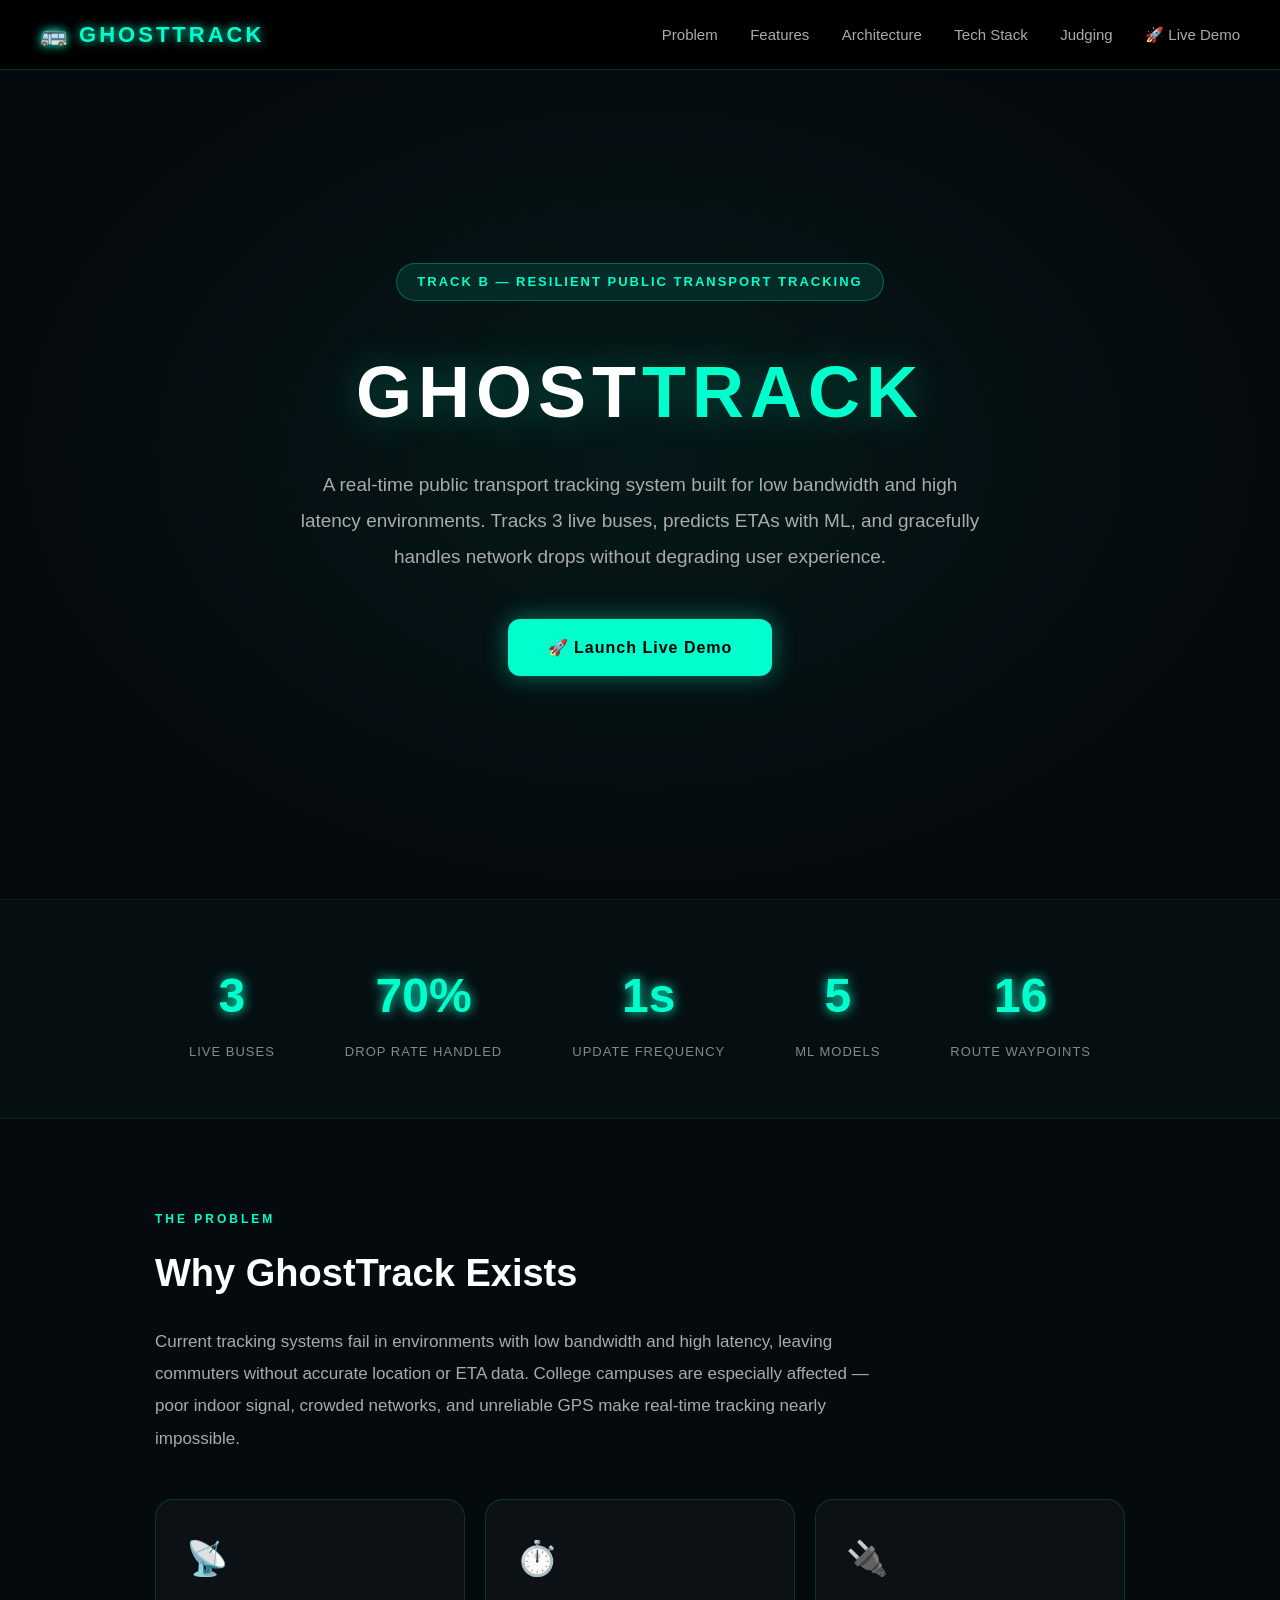
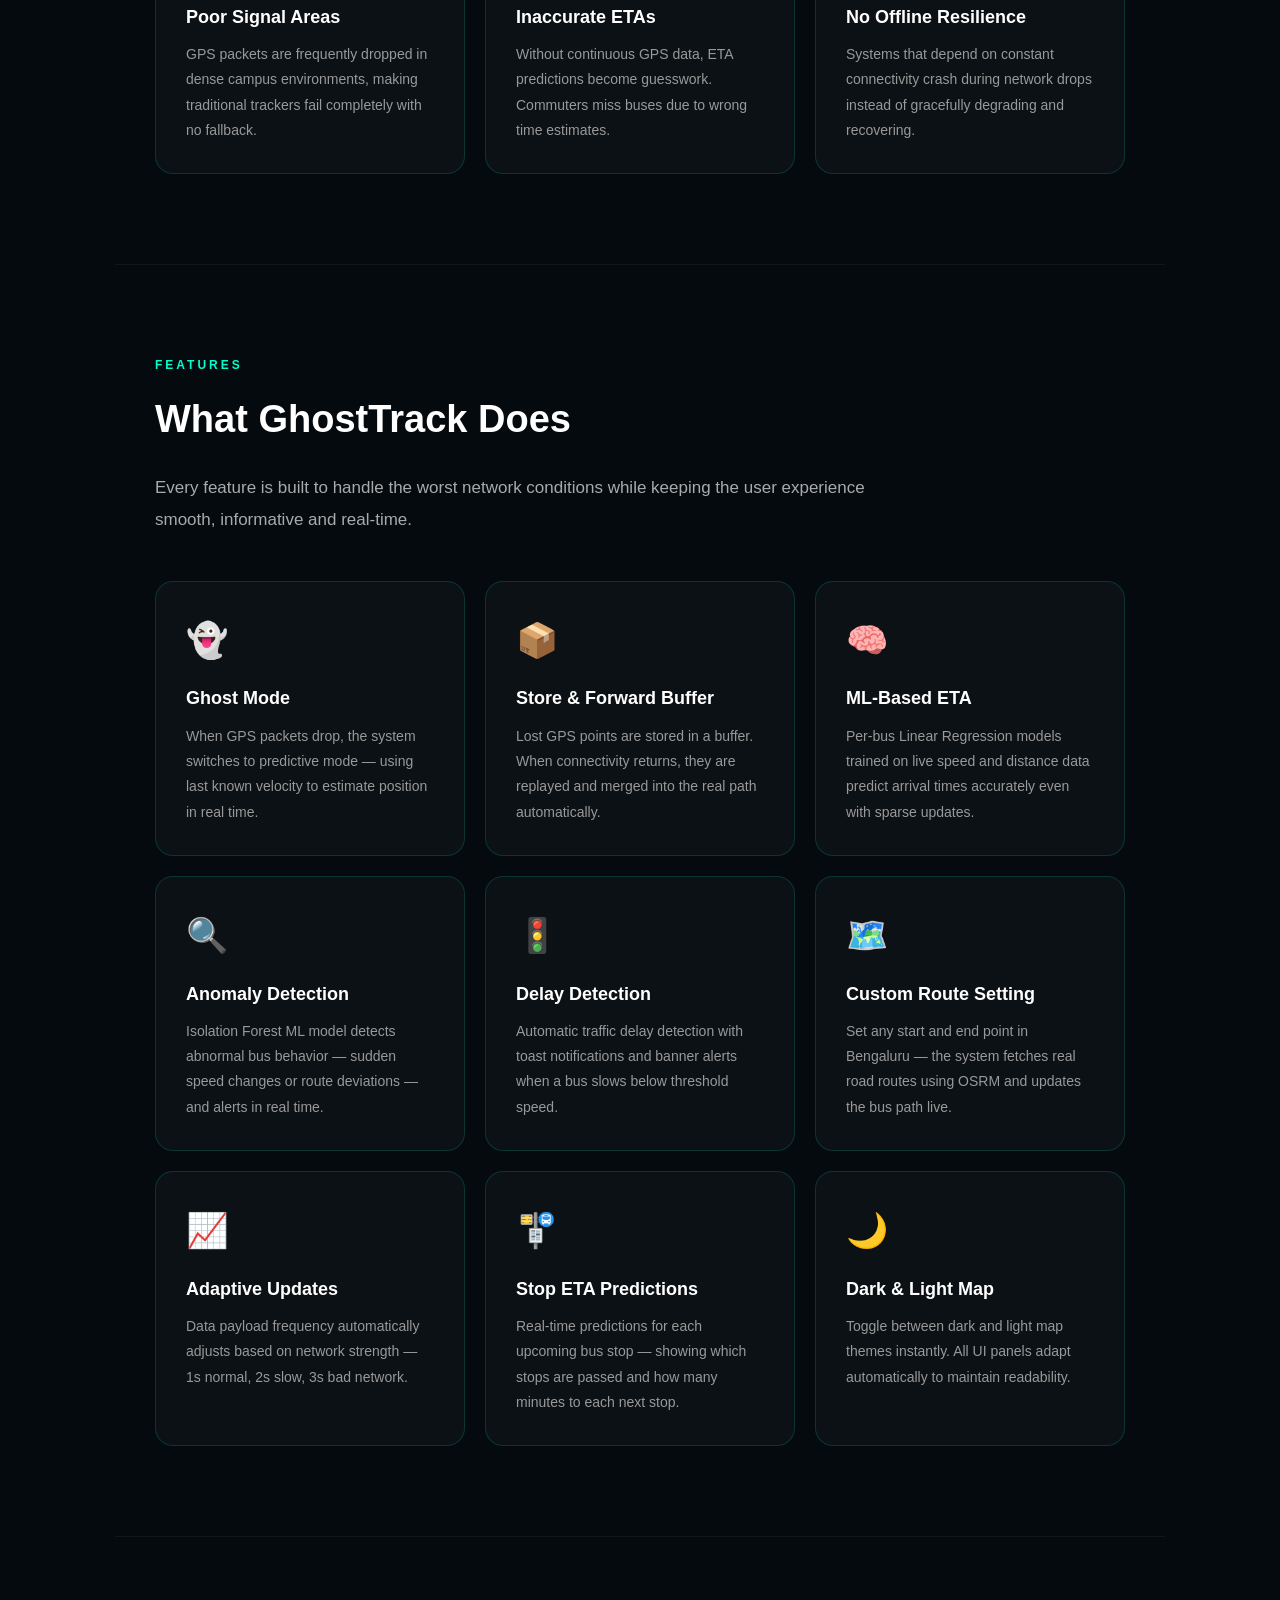
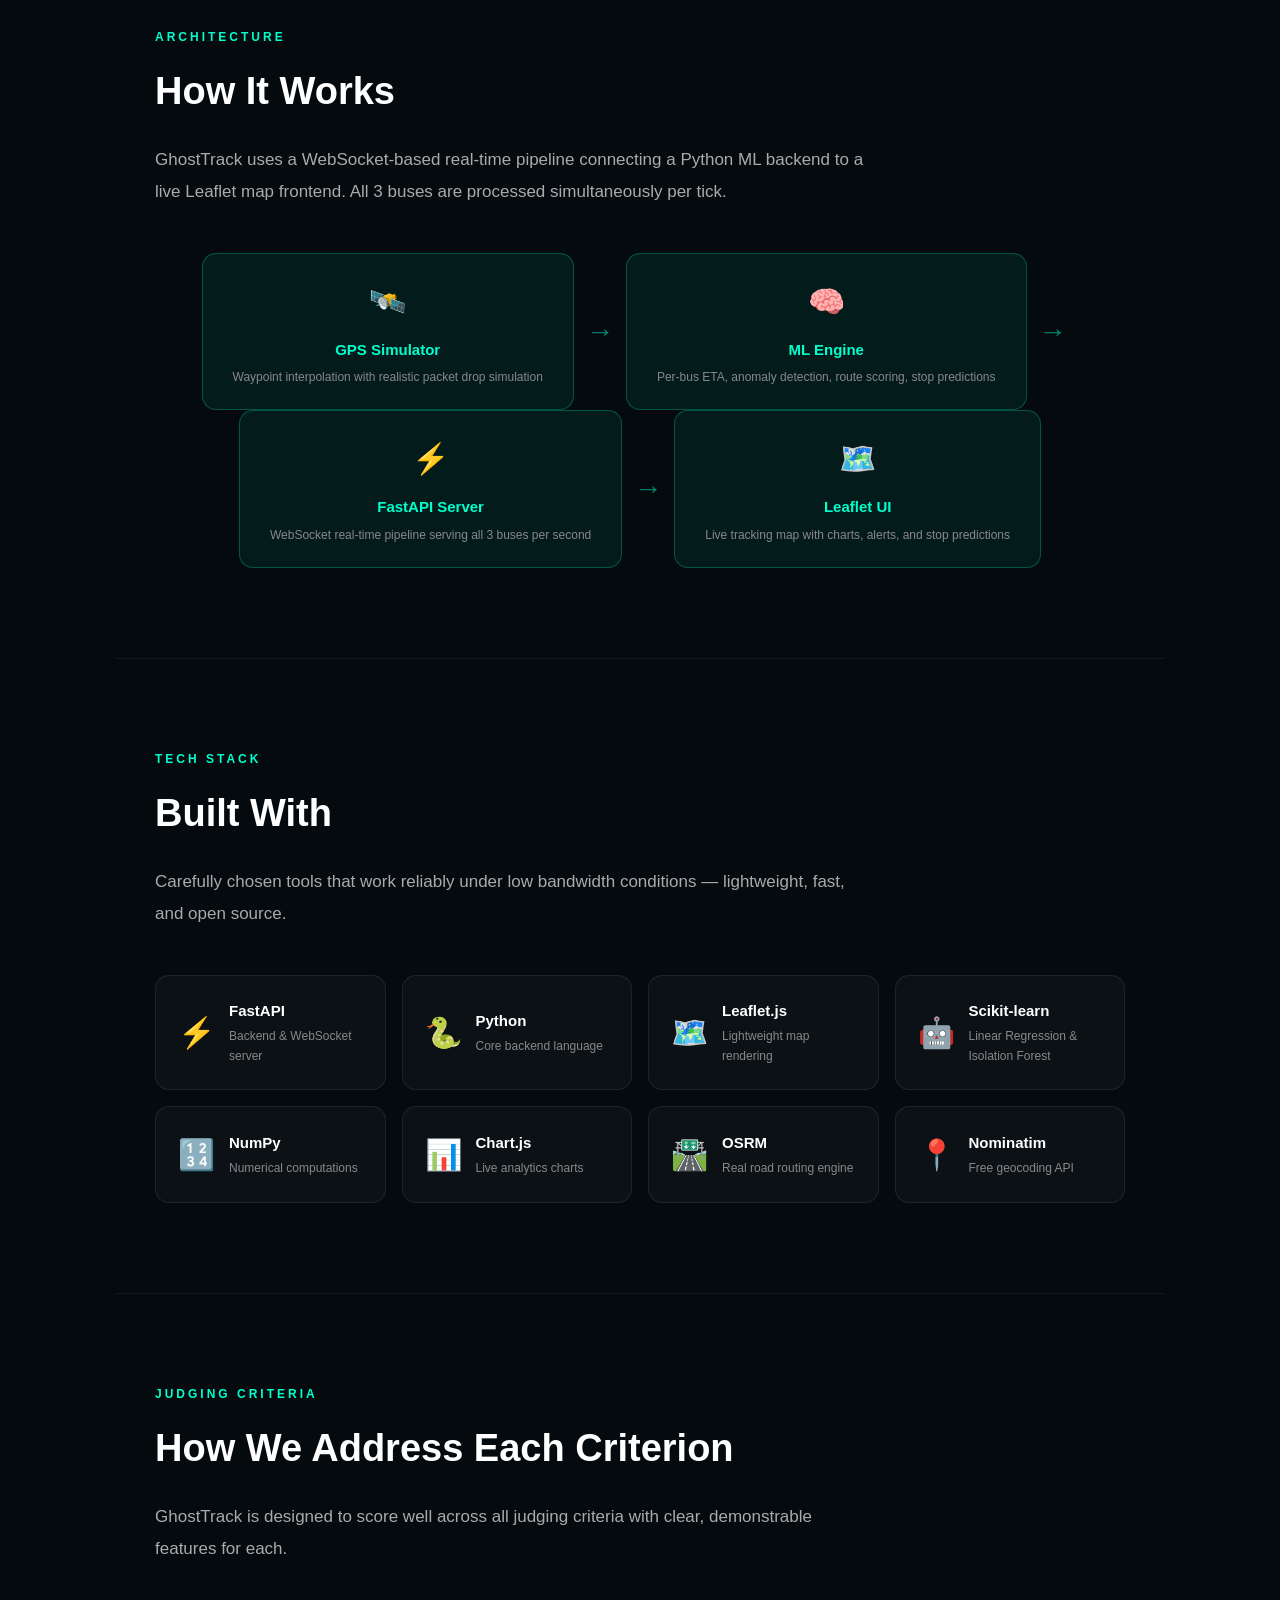
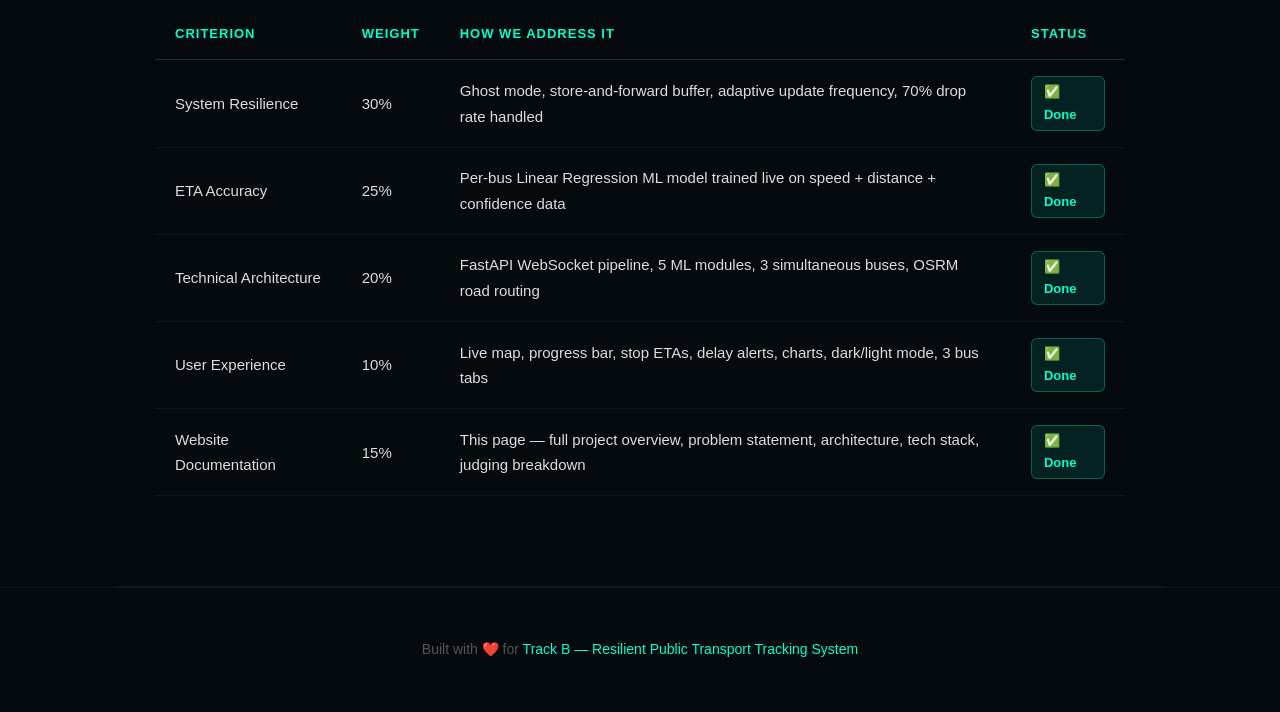
<file: docs.html>
<!DOCTYPE html>
<html lang="en">
<head>
  <meta charset="UTF-8"/>
  <meta name="viewport" content="width=device-width, initial-scale=1.0"/>
  <title>GhostTrack — Documentation</title>
  <style>
    *{margin:0;padding:0;box-sizing:border-box;}
    body{background:#050a0e;color:#e0e0e0;font-family:"Segoe UI",sans-serif;line-height:1.7;}

    nav{position:fixed;top:0;left:0;right:0;background:rgba(0,0,0,0.92);backdrop-filter:blur(12px);border-bottom:1px solid rgba(0,255,200,0.2);padding:16px 40px;display:flex;justify-content:space-between;align-items:center;z-index:100;}
    .nav-logo{font-size:22px;font-weight:900;color:#00ffcc;letter-spacing:3px;text-shadow:0 0 10px #00ffcc;}
    .nav-links a{color:#aaa;text-decoration:none;margin-left:28px;font-size:15px;font-weight:500;transition:color 0.2s;}
    .nav-links a:hover{color:#00ffcc;}

    .hero{min-height:100vh;display:flex;flex-direction:column;justify-content:center;align-items:center;text-align:center;padding:120px 40px 80px;background:radial-gradient(ellipse at center,rgba(0,255,200,0.06) 0%,transparent 70%);border-bottom:1px solid rgba(0,255,200,0.1);}
    .hero-badge{display:inline-block;background:rgba(0,255,200,0.1);border:1px solid rgba(0,255,200,0.3);color:#00ffcc;padding:7px 20px;border-radius:20px;font-size:13px;font-weight:700;letter-spacing:2px;margin-bottom:30px;}
    .hero h1{font-size:72px;font-weight:900;color:white;letter-spacing:6px;margin-bottom:14px;text-shadow:0 0 40px rgba(0,255,200,0.3);}
    .hero h1 span{color:#00ffcc;}
    .hero p{font-size:19px;color:#aaa;max-width:680px;margin:0 auto 44px;line-height:1.9;}
    .hero-btn{display:inline-block;background:#00ffcc;color:black;padding:15px 40px;border-radius:12px;font-size:16px;font-weight:800;text-decoration:none;letter-spacing:1px;box-shadow:0 0 24px rgba(0,255,200,0.4);transition:0.3s;}
    .hero-btn:hover{box-shadow:0 0 40px rgba(0,255,200,0.7);transform:translateY(-3px);}

    .stats-bar{display:flex;justify-content:center;gap:70px;padding:55px 40px;background:rgba(0,255,200,0.02);border-bottom:1px solid rgba(0,255,200,0.1);flex-wrap:wrap;}
    .stat{text-align:center;}
    .stat-number{font-size:48px;font-weight:900;color:#00ffcc;text-shadow:0 0 12px #00ffcc;}
    .stat-label{font-size:13px;color:#888;margin-top:4px;letter-spacing:1px;text-transform:uppercase;}

    section{max-width:1050px;margin:0 auto;padding:90px 40px;border-bottom:1px solid rgba(255,255,255,0.05);}
    .section-label{font-size:12px;color:#00ffcc;letter-spacing:3px;text-transform:uppercase;font-weight:700;margin-bottom:12px;}
    h2{font-size:38px;font-weight:800;color:white;margin-bottom:20px;}
    p.lead{font-size:17px;color:#aaa;max-width:720px;margin-bottom:44px;line-height:1.9;}

    .cards{display:grid;grid-template-columns:repeat(auto-fit,minmax(290px,1fr));gap:20px;margin-top:30px;}
    .card{background:rgba(255,255,255,0.03);border:1px solid rgba(0,255,200,0.15);border-radius:18px;padding:30px;transition:0.3s;}
    .card:hover{border-color:rgba(0,255,200,0.4);background:rgba(0,255,200,0.05);transform:translateY(-4px);box-shadow:0 8px 30px rgba(0,255,200,0.1);}
    .card-icon{font-size:34px;margin-bottom:14px;}
    .card h3{font-size:18px;font-weight:700;color:white;margin-bottom:10px;}
    .card p{font-size:14px;color:#999;line-height:1.8;}

    .arch-flow{display:flex;align-items:center;justify-content:center;flex-wrap:wrap;gap:0;margin-top:44px;}
    .arch-box{background:rgba(0,255,200,0.07);border:1px solid rgba(0,255,200,0.25);border-radius:14px;padding:22px 30px;text-align:center;min-width:160px;}
    .arch-box .icon{font-size:30px;margin-bottom:10px;}
    .arch-box h4{font-size:15px;font-weight:700;color:#00ffcc;margin-bottom:6px;}
    .arch-box p{font-size:12px;color:#888;line-height:1.6;}
    .arch-arrow{font-size:28px;color:#00ffcc;padding:0 12px;opacity:0.5;}

    .tech-grid{display:grid;grid-template-columns:repeat(auto-fit,minmax(210px,1fr));gap:16px;margin-top:30px;}
    .tech-item{background:rgba(255,255,255,0.03);border:1px solid rgba(255,255,255,0.08);border-radius:14px;padding:22px;display:flex;align-items:center;gap:14px;transition:0.3s;}
    .tech-item:hover{border-color:rgba(0,255,200,0.2);background:rgba(0,255,200,0.03);}
    .tech-icon{font-size:30px;}
    .tech-item h4{font-size:15px;font-weight:700;color:white;margin-bottom:3px;}
    .tech-item p{font-size:12px;color:#888;}

    table{width:100%;border-collapse:collapse;margin-top:30px;}
    th{text-align:left;padding:14px 20px;font-size:13px;color:#00ffcc;letter-spacing:1px;text-transform:uppercase;border-bottom:1px solid rgba(0,255,200,0.2);}
    td{padding:16px 20px;font-size:15px;color:#ddd;border-bottom:1px solid rgba(255,255,255,0.05);}
    tr:hover td{background:rgba(0,255,200,0.03);}
    .tag{display:inline-block;background:rgba(0,255,200,0.1);border:1px solid rgba(0,255,200,0.3);color:#00ffcc;padding:4px 12px;border-radius:6px;font-size:13px;font-weight:700;}

    footer{text-align:center;padding:50px;font-size:14px;color:#555;border-top:1px solid rgba(255,255,255,0.05);}
    footer span{color:#00ffcc;}
  </style>
</head>
<body>

<nav>
  <div class="nav-logo">🚌 GHOSTTRACK</div>
  <div class="nav-links">
    <a href="#problem">Problem</a>
    <a href="#features">Features</a>
    <a href="#architecture">Architecture</a>
    <a href="#stack">Tech Stack</a>
    <a href="#judging">Judging</a>
    <a href="http://localhost:8000" target="_blank">🚀 Live Demo</a>
  </div>
</nav>

<div class="hero">
  <div class="hero-badge">TRACK B — RESILIENT PUBLIC TRANSPORT TRACKING</div>
  <h1>GHOST<span>TRACK</span></h1>
  <p>A real-time public transport tracking system built for low bandwidth and high latency environments. Tracks 3 live buses, predicts ETAs with ML, and gracefully handles network drops without degrading user experience.</p>
  <a href="http://localhost:8000" target="_blank" class="hero-btn">🚀 Launch Live Demo</a>
</div>

<div class="stats-bar">
  <div class="stat"><div class="stat-number">3</div><div class="stat-label">Live Buses</div></div>
  <div class="stat"><div class="stat-number">70%</div><div class="stat-label">Drop Rate Handled</div></div>
  <div class="stat"><div class="stat-number">1s</div><div class="stat-label">Update Frequency</div></div>
  <div class="stat"><div class="stat-number">5</div><div class="stat-label">ML Models</div></div>
  <div class="stat"><div class="stat-number">16</div><div class="stat-label">Route Waypoints</div></div>
</div>

<section id="problem">
  <div class="section-label">The Problem</div>
  <h2>Why GhostTrack Exists</h2>
  <p class="lead">Current tracking systems fail in environments with low bandwidth and high latency, leaving commuters without accurate location or ETA data. College campuses are especially affected — poor indoor signal, crowded networks, and unreliable GPS make real-time tracking nearly impossible.</p>
  <div class="cards">
    <div class="card"><div class="card-icon">📡</div><h3>Poor Signal Areas</h3><p>GPS packets are frequently dropped in dense campus environments, making traditional trackers fail completely with no fallback.</p></div>
    <div class="card"><div class="card-icon">⏱️</div><h3>Inaccurate ETAs</h3><p>Without continuous GPS data, ETA predictions become guesswork. Commuters miss buses due to wrong time estimates.</p></div>
    <div class="card"><div class="card-icon">🔌</div><h3>No Offline Resilience</h3><p>Systems that depend on constant connectivity crash during network drops instead of gracefully degrading and recovering.</p></div>
  </div>
</section>

<section id="features">
  <div class="section-label">Features</div>
  <h2>What GhostTrack Does</h2>
  <p class="lead">Every feature is built to handle the worst network conditions while keeping the user experience smooth, informative and real-time.</p>
  <div class="cards">
    <div class="card"><div class="card-icon">👻</div><h3>Ghost Mode</h3><p>When GPS packets drop, the system switches to predictive mode — using last known velocity to estimate position in real time.</p></div>
    <div class="card"><div class="card-icon">📦</div><h3>Store & Forward Buffer</h3><p>Lost GPS points are stored in a buffer. When connectivity returns, they are replayed and merged into the real path automatically.</p></div>
    <div class="card"><div class="card-icon">🧠</div><h3>ML-Based ETA</h3><p>Per-bus Linear Regression models trained on live speed and distance data predict arrival times accurately even with sparse updates.</p></div>
    <div class="card"><div class="card-icon">🔍</div><h3>Anomaly Detection</h3><p>Isolation Forest ML model detects abnormal bus behavior — sudden speed changes or route deviations — and alerts in real time.</p></div>
    <div class="card"><div class="card-icon">🚦</div><h3>Delay Detection</h3><p>Automatic traffic delay detection with toast notifications and banner alerts when a bus slows below threshold speed.</p></div>
    <div class="card"><div class="card-icon">🗺️</div><h3>Custom Route Setting</h3><p>Set any start and end point in Bengaluru — the system fetches real road routes using OSRM and updates the bus path live.</p></div>
    <div class="card"><div class="card-icon">📈</div><h3>Adaptive Updates</h3><p>Data payload frequency automatically adjusts based on network strength — 1s normal, 2s slow, 3s bad network.</p></div>
    <div class="card"><div class="card-icon">🚏</div><h3>Stop ETA Predictions</h3><p>Real-time predictions for each upcoming bus stop — showing which stops are passed and how many minutes to each next stop.</p></div>
    <div class="card"><div class="card-icon">🌙</div><h3>Dark & Light Map</h3><p>Toggle between dark and light map themes instantly. All UI panels adapt automatically to maintain readability.</p></div>
  </div>
</section>

<section id="architecture">
  <div class="section-label">Architecture</div>
  <h2>How It Works</h2>
  <p class="lead">GhostTrack uses a WebSocket-based real-time pipeline connecting a Python ML backend to a live Leaflet map frontend. All 3 buses are processed simultaneously per tick.</p>
  <div class="arch-flow">
    <div class="arch-box"><div class="icon">🛰️</div><h4>GPS Simulator</h4><p>Waypoint interpolation with realistic packet drop simulation</p></div>
    <div class="arch-arrow">→</div>
    <div class="arch-box"><div class="icon">🧠</div><h4>ML Engine</h4><p>Per-bus ETA, anomaly detection, route scoring, stop predictions</p></div>
    <div class="arch-arrow">→</div>
    <div class="arch-box"><div class="icon">⚡</div><h4>FastAPI Server</h4><p>WebSocket real-time pipeline serving all 3 buses per second</p></div>
    <div class="arch-arrow">→</div>
    <div class="arch-box"><div class="icon">🗺️</div><h4>Leaflet UI</h4><p>Live tracking map with charts, alerts, and stop predictions</p></div>
  </div>
</section>

<section id="stack">
  <div class="section-label">Tech Stack</div>
  <h2>Built With</h2>
  <p class="lead">Carefully chosen tools that work reliably under low bandwidth conditions — lightweight, fast, and open source.</p>
  <div class="tech-grid">
    <div class="tech-item"><div class="tech-icon">⚡</div><div><h4>FastAPI</h4><p>Backend & WebSocket server</p></div></div>
    <div class="tech-item"><div class="tech-icon">🐍</div><div><h4>Python</h4><p>Core backend language</p></div></div>
    <div class="tech-item"><div class="tech-icon">🗺️</div><div><h4>Leaflet.js</h4><p>Lightweight map rendering</p></div></div>
    <div class="tech-item"><div class="tech-icon">🤖</div><div><h4>Scikit-learn</h4><p>Linear Regression & Isolation Forest</p></div></div>
    <div class="tech-item"><div class="tech-icon">🔢</div><div><h4>NumPy</h4><p>Numerical computations</p></div></div>
    <div class="tech-item"><div class="tech-icon">📊</div><div><h4>Chart.js</h4><p>Live analytics charts</p></div></div>
    <div class="tech-item"><div class="tech-icon">🛣️</div><div><h4>OSRM</h4><p>Real road routing engine</p></div></div>
    <div class="tech-item"><div class="tech-icon">📍</div><div><h4>Nominatim</h4><p>Free geocoding API</p></div></div>
  </div>
</section>

<section id="judging">
  <div class="section-label">Judging Criteria</div>
  <h2>How We Address Each Criterion</h2>
  <p class="lead">GhostTrack is designed to score well across all judging criteria with clear, demonstrable features for each.</p>
  <table>
    <tr><th>Criterion</th><th>Weight</th><th>How We Address It</th><th>Status</th></tr>
    <tr><td>System Resilience</td><td>30%</td><td>Ghost mode, store-and-forward buffer, adaptive update frequency, 70% drop rate handled</td><td><span class="tag">✅ Done</span></td></tr>
    <tr><td>ETA Accuracy</td><td>25%</td><td>Per-bus Linear Regression ML model trained live on speed + distance + confidence data</td><td><span class="tag">✅ Done</span></td></tr>
    <tr><td>Technical Architecture</td><td>20%</td><td>FastAPI WebSocket pipeline, 5 ML modules, 3 simultaneous buses, OSRM road routing</td><td><span class="tag">✅ Done</span></td></tr>
    <tr><td>User Experience</td><td>10%</td><td>Live map, progress bar, stop ETAs, delay alerts, charts, dark/light mode, 3 bus tabs</td><td><span class="tag">✅ Done</span></td></tr>
    <tr><td>Website Documentation</td><td>15%</td><td>This page — full project overview, problem statement, architecture, tech stack, judging breakdown</td><td><span class="tag">✅ Done</span></td></tr>
  </table>
</section>

<footer>
  Built with ❤️ for <span>Track B — Resilient Public Transport Tracking System</span>
</footer>

</body>
</html>
</file>
